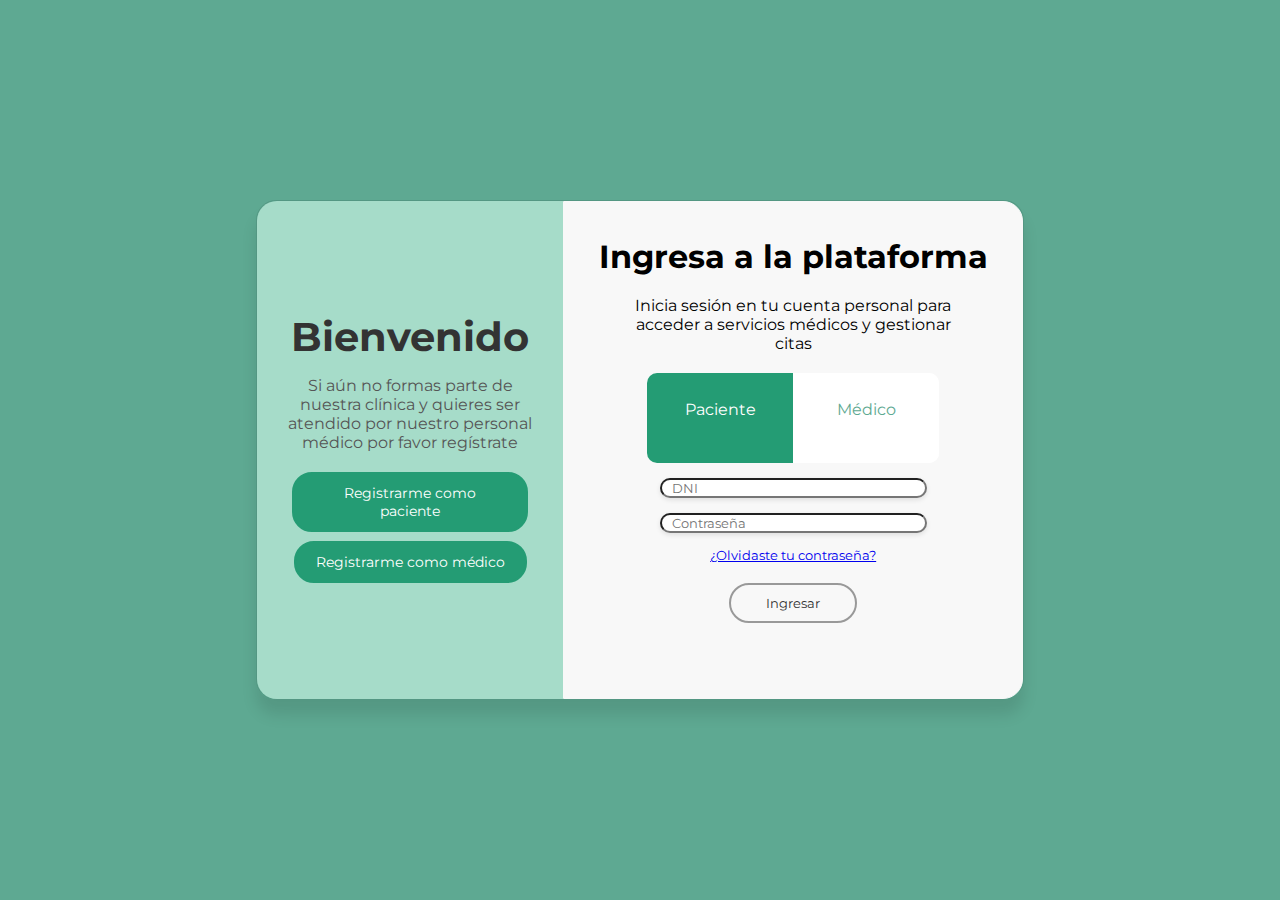
<file: index.html>
<!DOCTYPE html>
<html lang="es">

<head>
    <meta charset="UTF-8">
    <meta name="viewport" content="width=device-width, initial-scale=1.0">
    <title>Login | Clínica del código</title>
    <link rel="stylesheet" href="./css/login.css">
    
    <!--Fonts-->
    <link rel="preconnect" href="https://fonts.googleapis.com">
    <link rel="preconnect" href="https://fonts.gstatic.com" crossorigin>
    <link href="https://fonts.googleapis.com/css2?family=Montserrat:wght@300;400;500;600;700&display=swap"
        rel="stylesheet">
</head>

<body>
    <div class="contenedor-infoyform">
        <div class="informacion">
            <div class="info-hijos">
                <h2>Bienvenido</h2>
                <p>Si aún no formas parte de nuestra clínica y quieres ser atendido por nuestro personal médico por
                    favor regístrate</p>
                <div class="botones">
                    <a href="./pages/signin.html?boton=registro_pacientes" id="registrarme_btn">Registrarme como paciente</a>
                    <a href="./pages/signin.html?boton=registro_medicos" id="registrarme_btn">Registrarme como médico</a>
                </div>
            </div>
        </div>
        <div class="informacion-form">
            <div class="info-form-hijos">
                <div class="info-form-title">
                    <h2 id="ingresa">Ingresa a la plataforma</h2>
                    <p class="parrafosMostrar" id="parrafoPaciente">Inicia sesión en tu cuenta personal para acceder a servicios médicos y gestionar citas</p>
                    <p class="parrafosMostrar" id="parrafoMedico">Ingresa a la plataforma con tus datos de personal de la clínica</p>
                </div>

                <form class="form" id="formulario">
                    <div class="perfil">

                        <input type="radio" id="paciente" name="perfil" value="Paciente" onclick="mostrarParrafo('parrafoPaciente')" checked>
                        <label for="paciente">Paciente</label>

                        <input type="radio" id="medico" name="perfil" value="Medico" onclick="mostrarParrafo('parrafoMedico')">
                        <label for="medico">Médico</label>

                    </div>

                    <label>
                        <input id="usuario" type="text" placeholder="DNI">
                  </label>
                    <label>
                        <input id="contra" type="password" placeholder="Contraseña">
                    </label>

                    <a href="./pages/recupContra.html" id="recupContra"><span>¿Olvidaste tu contraseña?</span></a>

                    <input type="submit" id="ingresar_btn" value="Ingresar">

                </form>
                <span class="error" id="errorLogIn">Usuario o contraseña incorrecto</span>
                <span class="error" id="errorDNI">Ingrese un DNI válido</span>
                <span class="error" id="errorMat">Ingrese una matrícula válida</span>
            </div>


        </div>
    </div>

    <script src="../registro-ingresoJS/controladoresVistas/login.js"></script>
    <script src="../registro-ingresoJS/controladoresPrincipal/ingreso.js" type="module"></script>
</body>

</html>
</file>
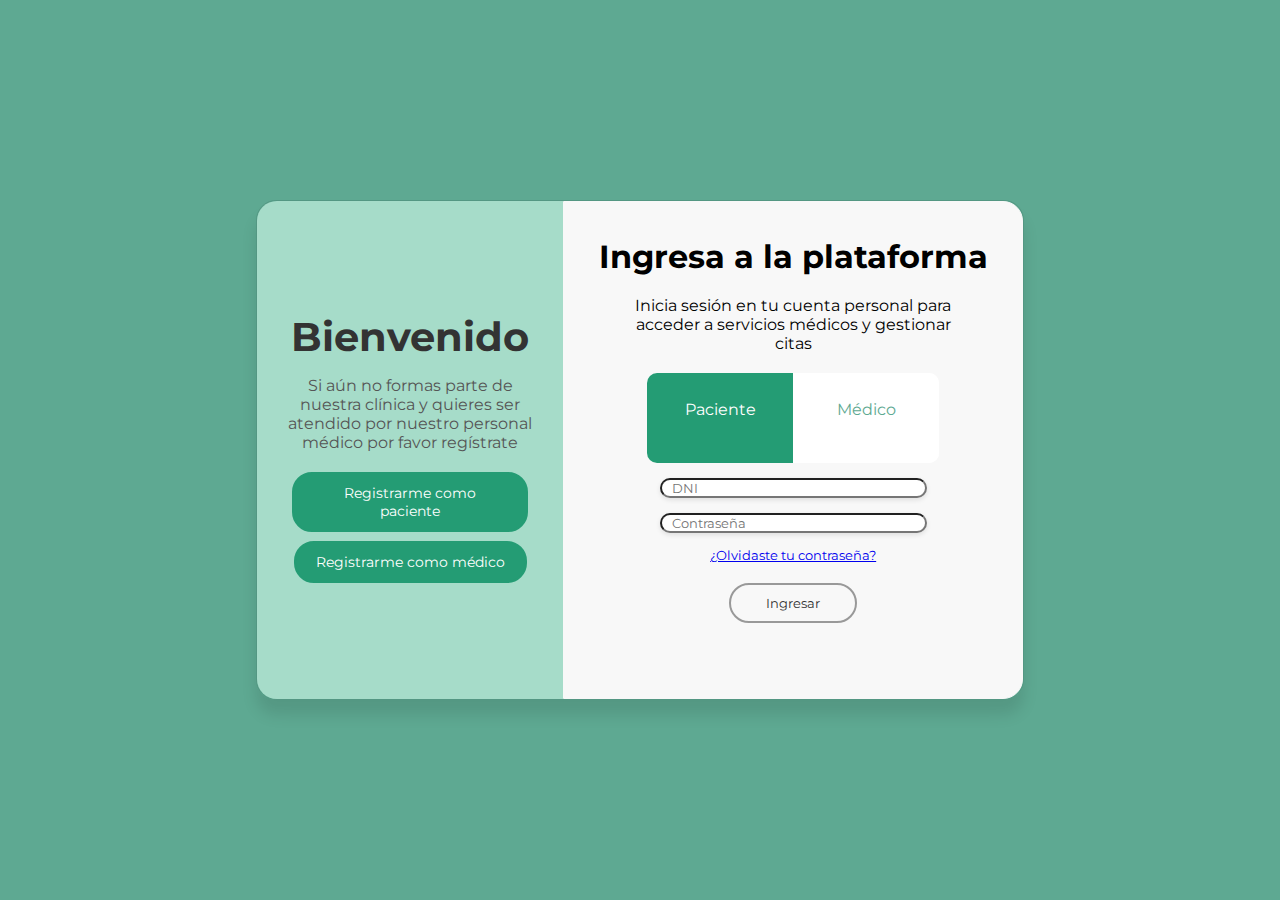
<file: login.html>
<!DOCTYPE html>
<html lang="es">

<head>
    <meta charset="UTF-8">
    <meta name="viewport" content="width=device-width, initial-scale=1.0">
    <title>Login | Clínica del código</title>
    <link rel="stylesheet" href="../css/login.css">
    
    <!--Fonts-->
    <link rel="preconnect" href="https://fonts.googleapis.com">
    <link rel="preconnect" href="https://fonts.gstatic.com" crossorigin>
    <link href="https://fonts.googleapis.com/css2?family=Montserrat:wght@300;400;500;600;700&display=swap"
        rel="stylesheet">
</head>

<body>
    <div class="contenedor-infoyform">
        <div class="informacion">
            <div class="info-hijos">
                <h2>Bienvenido</h2>
                <p>Si aún no formas parte de nuestra clínica y quieres ser atendido por nuestro personal médico por
                    favor regístrate</p>
                <div class="botones">
                    <a href="./pages/signin.html?boton=registro_pacientes" id="registrarme_btn">Registrarme como paciente</a>
                    <a href="./pages/signin.html?boton=registro_medicos" id="registrarme_btn">Registrarme como médico</a>
                </div>
            </div>
        </div>
        <div class="informacion-form">
            <div class="info-form-hijos">
                <div class="info-form-title">
                    <h2 id="ingresa">Ingresa a la plataforma</h2>
                    <p class="parrafosMostrar" id="parrafoPaciente">Inicia sesión en tu cuenta personal para acceder a servicios médicos y gestionar citas</p>
                    <p class="parrafosMostrar" id="parrafoMedico">Ingresa a la plataforma con tus datos de personal de la clínica</p>
                </div>

                <form class="form" id="formulario">
                    <div class="perfil">

                        <input type="radio" id="paciente" name="perfil" value="Paciente" onclick="mostrarParrafo('parrafoPaciente')" checked>
                        <label for="paciente">Paciente</label>

                        <input type="radio" id="medico" name="perfil" value="Medico" onclick="mostrarParrafo('parrafoMedico')">
                        <label for="medico">Médico</label>

                    </div>

                    <label>
                        <input id="usuario" type="text" placeholder="DNI">
                  </label>
                    <label>
                        <input id="contra" type="password" placeholder="Contraseña">
                    </label>

                    <a href="./pages/recupContra.html" id="recupContra"><span>¿Olvidaste tu contraseña?</span></a>

                    <input type="submit" id="ingresar_btn" value="Ingresar">

                </form>
                <span class="error" id="errorLogIn">Usuario o contraseña incorrecto</span>
                <span class="error" id="errorDNI">Ingrese un DNI válido</span>
                <span class="error" id="errorMat">Ingrese una matrícula válida</span>
            </div>


        </div>
    </div>

    <script src="../registro-ingresoJS/controladoresVistas/login.js"></script>
    <script src="../registro-ingresoJS/controladoresPrincipal/ingreso.js" type="module"></script>
</body>

</html>
</file>
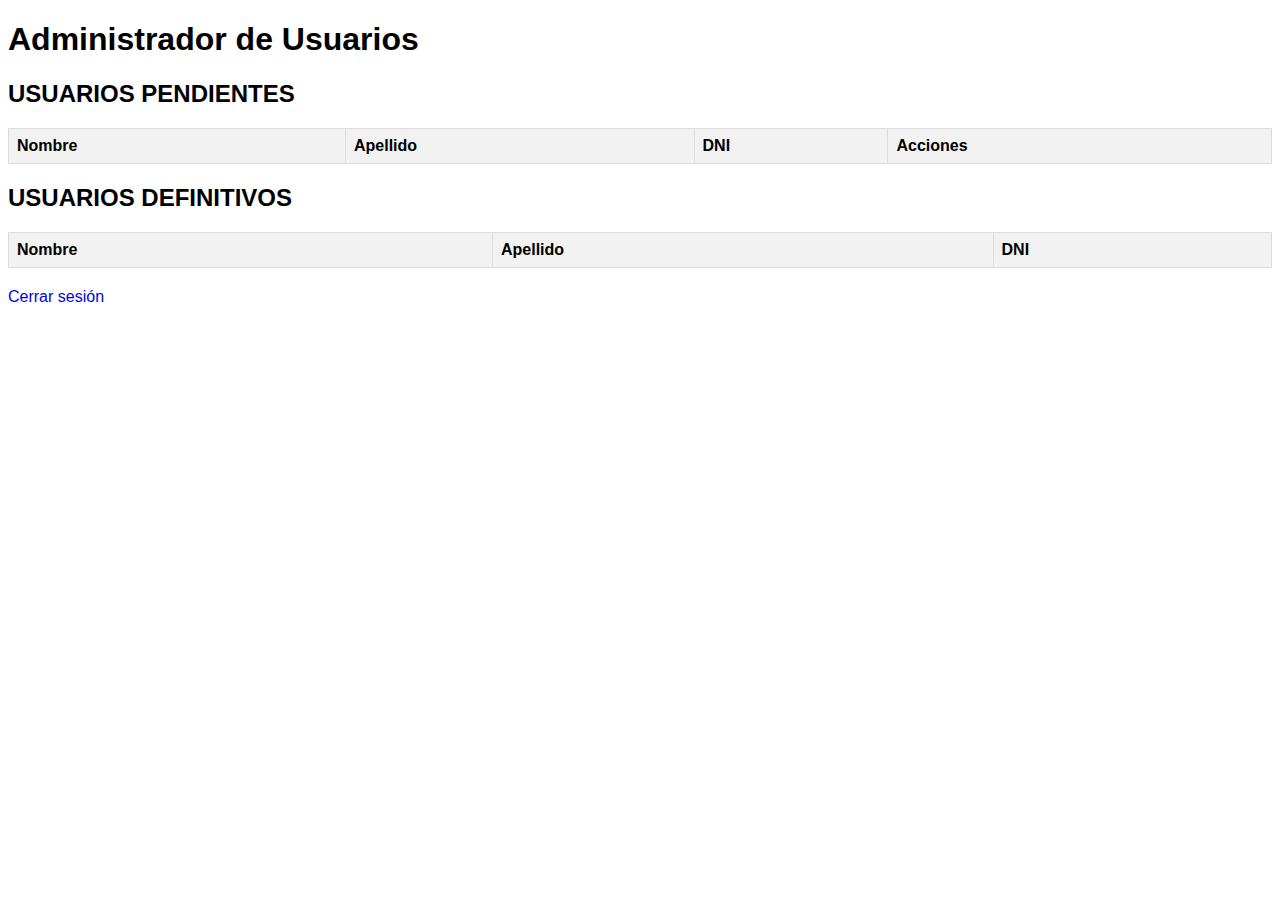
<file: pages/administrador.html>
<!DOCTYPE html>
<html lang="es">

<head>
    <meta charset="UTF-8" />
    <meta name="viewport" content="width=device-width, initial-scale=1.0" />
    <title>Administrador | Clinic Solutions</title>
    <link rel="stylesheet" href="../css/administrador.css" />
</head>

<body>
    <h1>Administrador de Usuarios</h1>
    <h2>USUARIOS PENDIENTES</h2>
    <table id="tablaUsuariosPendientes">
        <thead>
            <tr>
                <th>Nombre</th>
                <th>Apellido</th>
                <th>DNI</th>
                <th>Acciones</th>
            </tr>
        </thead>
        <tbody>
            <!-- Aquí se llenarán dinámicamente los datos de los usuarios pendientes -->
        </tbody>
    </table>

    <h2>USUARIOS DEFINITIVOS</h2>
    <table id="tablaUsuariosDefinitivos">
        <thead>
            <tr>
                <th>Nombre</th>
                <th>Apellido</th>
                <th>DNI</th>
            </tr>
        </thead>
        <tbody>
            <!-- Aquí se llenarán dinámicamente los datos de los usuarios definitivos -->
        </tbody>
    </table>
    <a href="../index.html" style="text-decoration: none;">Cerrar sesión</a>

    <script src="../registro-ingresoJS/controladoresPrincipal/administrador.js"></script>
</body>

</html>
</file>
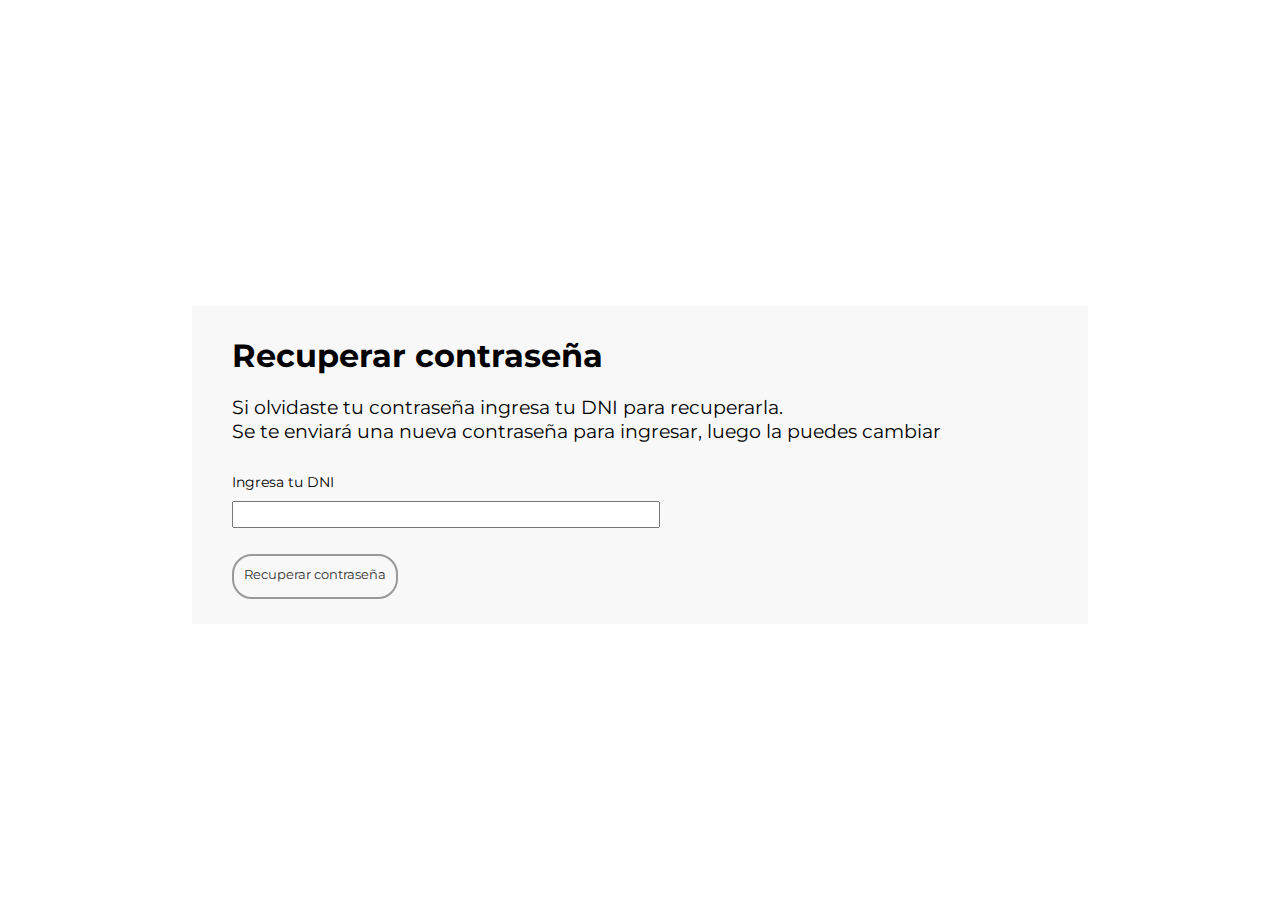
<file: pages/recupContra.html>
<!DOCTYPE html>
<html lang="es">
<head>
    <meta charset="UTF-8">
    <meta name="viewport" content="width=device-width, initial-scale=1.0">
    <title>Recuperar contraseña | Clínica del Código</title>
    <link rel="stylesheet" href="../css/recupContra.css">

    <!--Fonts-->
    <link rel="preconnect" href="https://fonts.googleapis.com">
    <link rel="preconnect" href="https://fonts.gstatic.com" crossorigin>
    <link href="https://fonts.googleapis.com/css2?family=Montserrat:wght@300;400;500;600;700&display=swap" rel="stylesheet">
</head>
<body>
    <div class="contenedor">
        <h2 class="title">Recuperar contraseña</h2>
        <div class="contenedorForm" id="contForm">
            <div class="parrafo">
                <p>Si olvidaste tu contraseña ingresa tu DNI para recuperarla.
                    <br>
                Se te enviará una nueva contraseña para ingresar, luego la puedes cambiar</p>
            </div>
            <div class="datos">
                <form class="formRecuperacion" id="formRec">
                    <label for="datoUsuario">Ingresa tu DNI</label>
                    <input id="datoUsuario" type="text">
    
                    <input id="recuperar_btn" type="submit" value="Recuperar contraseña">
                    <span class="error" id="errorDNI">No existe una cuenta con el DNI ingresado</span>
                </form>
            </div>
        </div>

        <div class="contenedorMensaje" id="contMensaje">
            <div class="mensajeRecuperacion">
                <p>Hemos enviado un mail al correo asociado a tu cuenta. No olvides revisar tu correo no deseado.</p>
                <br>
                <p>Tienes 30 minutos para recuperar tu cuenta, pasado ese tiempo el mail será inválido y deberás reiniciar el proceso de recuperación</p>

            </div>
            <a href="../index.html" id="volver_btn" type="submit">Volver a Ingresar</a>
        </div>
    </div>

    <script src="../registro-ingresoJS/controladoresVistas/recupContra.js" type="module"></script>
</body>
</html>
</file>
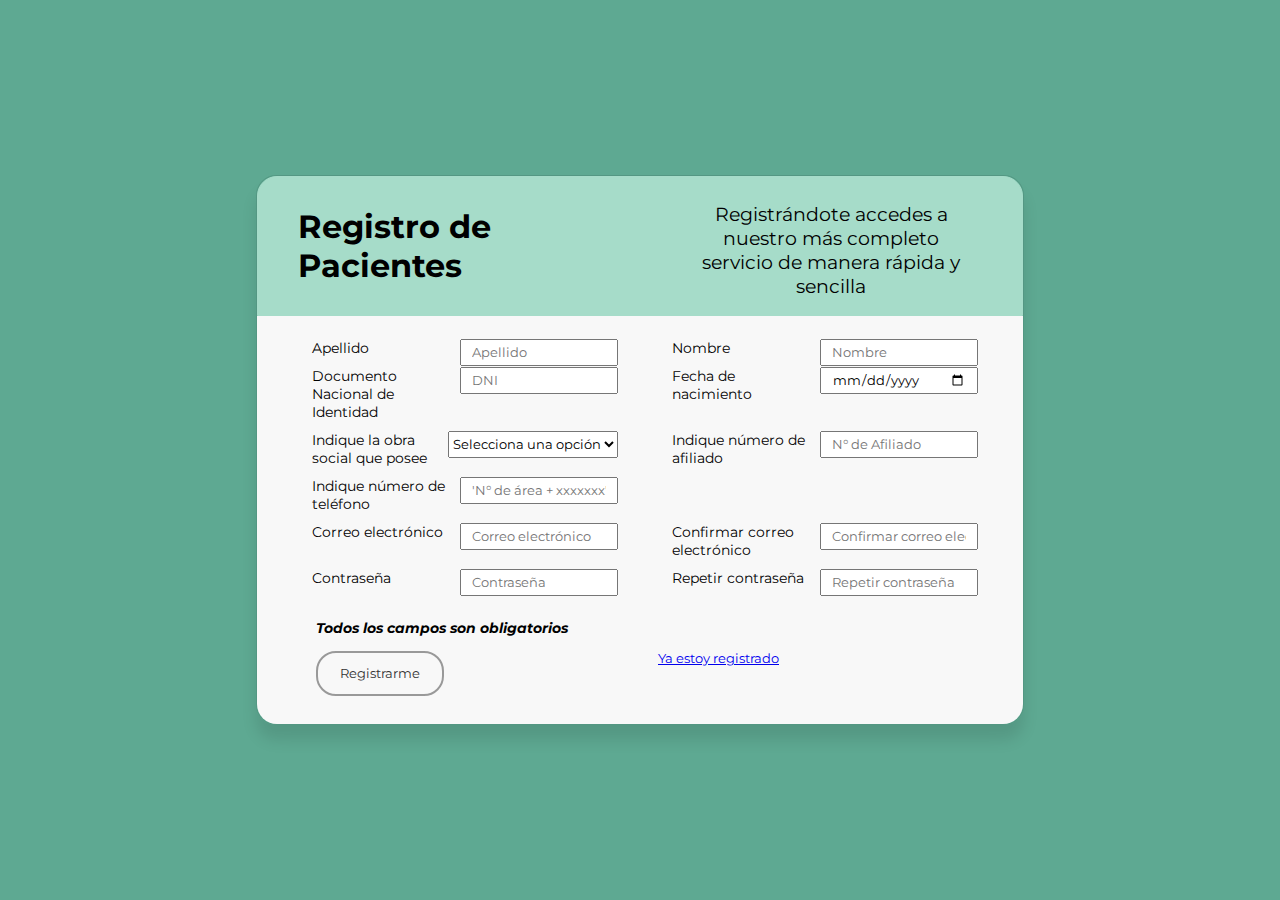
<file: pages/signin.html>
<!DOCTYPE html>
<html lang="es">

<head>
    <meta charset="UTF-8">
    <meta name="viewport" content="width=device-width, initial-scale=1.0">
    <title>Sign in | Clínica del código</title>
    <link rel="stylesheet" href="../css/signin.css">
    
    <!--Fonts-->
    <link rel="preconnect" href="https://fonts.googleapis.com">
    <link rel="preconnect" href="https://fonts.gstatic.com" crossorigin>
    <link href="https://fonts.googleapis.com/css2?family=Montserrat:wght@300;400;500;600;700&display=swap"
        rel="stylesheet">
</head>

<body>
    <div class="contenedor">
        <div class="title" id="titlePac">
            <h2 class="subtitle" id="subtitlePac">Registro de Pacientes</h2>
            <p>Registrándote accedes a nuestro más completo servicio de manera rápida y sencilla</p>
        </div>

        <div class="title" id="titleMed">
            <h2 class="subtitle" id="subtitleMed">Registro del Personal Médico</h2>
            <p>Para brindar tus servicios a quienes lo necesitan de forma ordenada y rápida</p>
        </div>

        <div class="parte2">
            <form class="formPacientes" id="formPac" onsubmit="return validarFormulario('paciente')">
                <div class="datos">
                    <div class="dato">
                        <label for="apellido">Apellido</label>
                        <input id="apellido" type="text" placeholder="Apellido">

                    </div>
                    <div class="dato">
                        <label for="nombre">Nombre</label>
                        <input id="nombre" type="text" placeholder="Nombre" required>
                    </div>
                    <div class="dato">
                        <label for="dni">Documento Nacional de Identidad</label>
                        <input id="dni" type="number" placeholder="DNI" required>
                    </div>
                    <div class="dato">
                        <label for="fechaNac">Fecha de nacimiento</label>
                        <input id="fechaNac" type="date" required>
                    </div>
                    <div class="dato">
                        <label for="obraSocial">Indique la obra social que posee</label>
                        <select name="obrasSociales" id="obraSocial" required>
                            <option value="defecto">Selecciona una opción</option>
                            <option value="No">No poseo obra social</option>
                            <option value="os1">Obra social 1</option>
                            <option value="os2">Obra social 2</option>
                            <option value="os3">Obra social 3</option>
                        </select>
                    </div>
                    <div class="dato">
                        <label for="numAfil">Indique número de afiliado</label>
                        <input id="numAfil" type="text" placeholder="N° de Afiliado" required>
                    </div>
                    <div class="dato">
                        <label for="contacto">Indique número de teléfono</label>
                        <input id="contacto" type="tel" placeholder="'N° de área + xxxxxxx'" required>
                    </div>
                </div>
                <div class="datos2">
                    <div class="dato">
                        <label for="correo1">Correo electrónico</label>
                        <input id="correo1" type="email" placeholder="Correo electrónico" required>
                    </div>
                    <div class="dato">
                        <label for="correo2">Confirmar correo electrónico</label>
                        <input id="correo2" type="email" placeholder="Confirmar correo electrónico" required>
                    </div>
                    <div class="dato">
                        <label for="contra1">Contraseña</label>
                        <input id="contra1" type="password" placeholder="Contraseña" required>
                    </div>
                    <div class="dato">
                        <label for="contra2">Repetir contraseña</label>
                        <input id="contra2" type="password" placeholder="Repetir contraseña" required>
                    </div>
                </div>

                <p id="obligatorio">Todos los campos son obligatorios</p>

                <div class="botones">
                    <div class="primer_btn">
                        <input type="submit" id="registrar_btn" value="Registrarme">
                    </div>
                    <div class="segundo_btn">
                        <a href="../index.html"><span>Ya estoy registrado</span></a>
                    </div>
                    <!-- <div class="tercer_btn">
                        <a href="#" id="registroPersonal" onclick="mostrarForm('formMed')"><span>Registro del personal</span></a>
                    </div> -->
                </div>

            </form>

            <form class="formMedicos" id="formMed" onsubmit="return validarFormulario('medico')">
                <div class="datos">
                    <div class="dato">
                        <label for="apellidoM">Apellido</label>
                        <input id="apellidoM" type="text" placeholder="Apellido">

                    </div>
                    <div class="dato">
                        <label for="nombreM">Nombre</label>
                        <input id="nombreM" type="text" placeholder="Nombre">
                    </div>
                    <div class="dato">
                        <label for="dniM">Documento Nacional de Identidad</label>
                        <input id="dniM" type="number" placeholder="DNI">
                    </div>
                    <div class="dato">
                        <label for="fechaNacM">Fecha de nacimiento</label>
                        <input id="fechaNacM" type="date">
                    </div>
                    <div class="dato">
                        <label for="matriculaM">Indique matrícula profesional</label>
                        <input id="matriculaM" type="text" placeholder="N° de Matrícula">
                    </div>
                    <div class="dato">
                        <label for="contactoM">Indique número de teléfono</label>
                        <input id="contactoM" type="tel" placeholder="'N° de área + xxxxxxx'">
                    </div>


                    <div class="dato">
                        <label for="correo1M">Correo electrónico</label>
                        <input id="correo1M" type="email" placeholder="Correo electrónico">
                    </div>
                    <div class="dato">
                        <label for="correo2M">Confirmar correo electrónico</label>
                        <input id="correo2M" type="email" placeholder="Confirmar correo electrónico">
                    </div>
                    <div class="dato">
                        <label for="contra1M">Contraseña</label>
                        <input id="contra1M" type="password" placeholder="Contraseña">
                    </div>
                    <div class="dato">
                        <label for="contra2M">Repetir contraseña</label>
                        <input id="contra2M" type="password" placeholder="Repetir contraseña">
                    </div>
                </div>

                <p id="obligatorio">Todos los campos son obligatorios</p>

                <div class="botones">
                    <div class="primer_btn">
                        <input type="submit" id="registrarM_btn" value="Registrarme">
                    </div>
                    <div class="segundo_btn">
                        <a href="../index.html"><span>Ya estoy registrado</span></a>
                    </div>
                </div>

            </form>

        </div>
    </div>

    <script src="../registro-ingresoJS/controladoresVistas/signin.js"></script>
    <script src="../registro-ingresoJS/controladoresPrincipal/registro.js" type="module"></script>
</body>

</html>
</file>
<file: css/login.css>
* {
    padding: 0;
    margin: 0;
    box-sizing: border-box;
    font-family: 'Montserrat', sans-serif;
}

body {
    display: flex;
    align-items: center;
    justify-content: center;
    height: 100vh;
    background-color: #5ea992;
}

/* Paleta de colores elegida
.color1 { #2c9c76 };
.color2 { #a6dcc9 };
.color3 { #249c74 };
.color4 { #5ea992 };
.color5 { #96c7b8 };
******Agrego color nuevo a la paleta: #999;
*/


/*General contenedor Registrarse*/
.contenedor-infoyform {
    display: flex;
    border-radius: 20px;
    box-shadow: 0 15px 15px rgba(0, 0, 0, .1);
    height: 500px;
    width: 60%;
    margin: 10px;
    border: solid thin rgba(0, 0, 0, .1);

    transition: all is ease;
}

/***********Lado izquierdo********************/
/*General Registrarse*/
.informacion {
    width: 40%;
    display: flex;
    align-items: center;
    text-align: center;
    background-color: #a6dcc9;
    border-top-left-radius: 20px;
    border-bottom-left-radius: 20px;
}

.info-hijos {
    width: 100%;
    padding: 0 30px;

    display: flex;
    flex-direction: column;
    justify-content: center;
    align-content: center;
}

.info-hijos h2 {
    font-size: 2.5rem;
    color: #333;
}

.info-hijos p {
    margin: 15px 0;
    color: #555;
}

.botones {
    display: flex;
    flex-direction: column;
    justify-content: center;
    align-items: center;
    width: 100%;
}

#registrarme_btn {
    font-size: 0.9rem;
    text-decoration: none;
    margin: 2%;
    padding-top: 1%;
    padding-bottom: 1%;
    width: fit-content;
    align-items: center;

    background-color: #249c74;
    outline: none;
    border: solid 2px #249c74;
    border-radius: 20px;
    padding: 10px 20px;
    color: white;
    cursor: pointer;
    transition: background-color .3 ease;
}

#ingresar_btn {
    background-color: transparent;
    outline: none;
    border: solid 2px #999;
    border-radius: 20px;
    padding: 10px 20px;
    color: #333;
    cursor: pointer;
    transition: background-color .3 ease;
}

/*Efecto Hover Botón Registrarse e Ingresar*/
#registrarme_btn:hover {
    background-color: white;
    border: none;
    color: #5ea992;
    box-shadow: 0 2px 5px rgba(0, 0, 0, .1);
}

#ingresar_btn:hover {
    background-color: #999;
    border: none;
    color: #fff;
    box-shadow: 0 2px 5px rgba(0, 0, 0, .1);
}

/***********Lado derecho********************/
.informacion-form {
    display: flex;
    align-items: center;
    justify-content: center;
    border: solid thin #f8f8f8;
    width: 60%;
    text-align: center;
    background-color: #f8f8f8;
    border-top-right-radius: 20px;
    border-bottom-right-radius: 20px;
}

.info-form-title {
    display: flex;
    flex-direction: column;
    justify-content: center;
    align-items: center;
}

#ingresa {
    padding: 0 0 20px 0;
    font-size: 2rem;
}

.parrafosMostrar {
    width: 70%;
}

#parrafoMedico {
    display: none;
}

.form {
    display: flex;
    flex-direction: column;
    align-items: center;
    justify-content: center;

    padding: 20px;
    margin: 0;
}

/*Input Usuario y Contraseña*/
.form label {
    margin-bottom: 15px;
}

.form label,
.form input {
    width: 80%;
}

label>input[id="usuario"],
label>input[id="contra"] {
    padding: 0 10px;
    border-radius: 20px;
    box-shadow: 0 2px 5px rgba(0, 0, 0, .1);
}

label input[id="usuario"],
label input[id="contra"] {
    padding: 0 10px;
    border-radius: 20px;
    box-shadow: 0 2px 5px rgba(0, 0, 0, .1);
}

/*Botones opción Paciente o Médico*/
.perfil {
    background-color: white;
    height: 10vh;
    width: 70%;
    margin-bottom: 15px;
    border-radius: 10px;

    display: flex;
    flex-direction: row;
    justify-content: center;
    align-content: center;

    overflow: hidden;
}

input[type="radio"] {
    display: none;
}

label[for="paciente"],
label[for="medico"] {
    /* display: block; */
    padding-top: 3vh;
    height: 180px;
    width: 50%;
    background: linear-gradient(to bottom,
            white 0, white 90px,
            #249c74 90px, #249c74 180px);

    color: #5ea992;
    transition: 0.5s;
}

input:checked+label {
    cursor: pointer;
    background-position: 0 -90px;
    color: white;
    transition: 0.7s;
}

label[for="paciente"]:hover,
label[for="medico"]:hover {
    cursor: pointer;
}


/*Botón recuperar contraseña*/
#recupContra {
    font-size: 0.8rem;
}

/*Botón ingresar*/
#ingresar_btn {
    width: 10vw;
    margin: 20px 20px;
    min-width: fit-content;
}

/*Error*/
.error {
    display: none;
    color: red;
    font-size: 0.8rem;
}

/*********************RESPONSIVE******************/
@media only screen and (max-width: 768px) {
    body {
        display: flex;
        flex-direction: column;
        height: min-content;
    }

    h2{
        font-size: small;
    }
    .contenedor-infoyform {
        display: flex;
        flex-direction: column;
        height: fit-content;
    }

    .informacion {
        width: 100%;
        display: flex;
        align-items: center;
        text-align: center;
        border-top-left-radius: 20px;
        border-top-right-radius: 20px;
        border-bottom-left-radius: 0px;
        border-bottom-right-radius: 0px;
    }


    .informacion-form {
        display: flex;
        align-items: center;
        justify-content: center;
        width: 100%;
        text-align: center;
        border-bottom-left-radius: 20px;
        border-bottom-right-radius: 20px;
        border-top-left-radius: 0px;
        border-top-right-radius: 0px;
        padding-top: 5%;
    }

    #ingresar_btn{
        min-width: fit-content;
        height: min-content;
    }

    #medico,#paciente{
        min-width: min-content;
        height: min-content;
    }

    .botones{
        padding-bottom: 5%;
    }
}
</file>
<file: css/administrador.css>
body {
    font-family: Arial, sans-serif;
}

table {
    width: 100%;
    border-collapse: collapse;
    margin-bottom: 20px;
}

th, td {
    border: 1px solid #ddd;
    padding: 8px;
    text-align: left;
}

th {
    background-color: #f2f2f2;
}

button {
    cursor: pointer;
}
</file>
<file: css/recupContra.css>
* {
    padding: 0;
    margin: 0;
    box-sizing: border-box;
    font-family: 'Montserrat', sans-serif;
}

body {
    display: flex;
    align-items: center;
    justify-content: center;
    height: 100vh;
    background-color: white;
}

/* Paleta de colores elegida
.color1 { #2c9c76 };
.color2 { #a6dcc9 };
.color3 { #249c74 };
.color4 { #5ea992 };
.color5 { #96c7b8 };
******Agrego color nuevo a la paleta: #999;
******Agrego color nuevo a la paleta: #f8f8f8;
*/

.contenedor {
    width: 70%;
    height: max-content;
    margin: 0;

    transition: all is ease;

    display: flex;
    flex-direction: column;
}

.title {
    font-size: 2rem;
    background-color: #f8f8f8;
    padding-left: 40px;
    padding-top: 30px;
    margin-top: 30px;
    padding-right: 10%;
}

#contForm{
    /* display: none; */
    background-color: #f8f8f8;
}

/*1era parte*/
.parrafo{
    background-color: #f8f8f8;
    height: 20%;

    display: flex;
    flex-direction: column;
 
    padding-left: 40px;
    padding-top: 20px;
    padding-bottom: 30px;
}

.parrafo >p{
    /* padding: 2% 8% 2% 0; */
    font-size: 1.2rem;
    text-align: start;
    margin-right: 10%;
}

/*2da parte*/

/**************************Recuperar contraseña****************************/

.formRecuperacion{
    /* background-color: #f8f8f8; */
    display: flex;
    flex-direction: column;

    width: 100%;
    padding-left: 40px;
}

/*Inputs Datos del nuevo usuario*/
.datos{
    display: flex;
    flex-wrap: wrap;
    justify-content: start;
}

.datoUsuario{
    display: flex;
    flex-direction: row;
    justify-content: center;

    width: 50%;
    padding-right: 3%;
    padding-left: 3%;
}

.formRecuperacion label {
    font-size: 0.9rem;
    padding-bottom: 10px;
}

.formRecuperacion input, .boton{
    height: 3vh;
    padding: 10px;
}

.formRecuperacion label,
#datoUsuario{
    width: 50%;
    margin-right: 5%;
}


/*Botón recuperar y volver*/
#recuperar_btn, #volver_btn{
    background-color: transparent;
    border: solid 2px #999;
    border-radius: 20px;
    
    width:fit-content;
    height: 5vh;
    margin-top: 3%;
    padding-top: 0.5%;
    padding-bottom: 1%;
    margin-bottom: 3%;
    
    color: #333;
    text-align: center;
    cursor: pointer;
    transition: background-color .3 ease;   
}

/*Efecto Hover Botón Recuperar y Volver*/
#recuperar_btn:hover,
#volver_btn:hover{
    background-color: #999;
    border: none;
    color: #fff;
    box-shadow: 0 2px 5px rgba(0, 0, 0, .1);
    width: fit-content;
    height: 5vh;
    padding-top: 0.5%;
    padding-bottom: 1%;
}

/***********************Luego de hacer click en Recuperar contraseña*********************/
#contMensaje{
    display: none;
    padding-bottom: 30px;
    background-color: #f8f8f8;
}
.mensajeRecuperacion{
    padding-top: 0;
    padding-left: 5%;
    padding-bottom: 30px;
    margin: 5% 0 2% 0;
    
    width: 80%;

    font-size: 0.9rem;
    font-weight: bold;
    font-style: italic;
   
}

#volver_btn{
    margin-left: 40%;
    font-size: 0.9rem;
    padding: 1%;
    text-decoration: none;
}

/*************************ERROR***************************/
.error{
    display: none;
    color: red;
    font-size: 0.8rem;
}

/**************RESPONSIVE****************/
@media only screen and (max-width: 768px) {
    .contenedor {
        width: 90%;
    }

    .title {
        font-size: 1.5rem;
    }

    .parrafo > p {
        font-size: 1rem;
        margin-right: 10%;
    }

    .formRecuperacion label,
    #datoUsuario {
        width: 100%;
    }


    #datoUsuario {
        width: 70%;
        margin-right: 0px;
        margin-left: 0px;
    }

    #recuperar_btn{
        width: 70%;
        margin-top: 5%;
        margin-right: 0px;
        margin-left: 0;
    }

    .mensajeRecuperacion{
        padding-top: 0;
        padding-left: 7%;
        padding-bottom: 30px;
        margin: 5% 0 2% 0;       
    }

    #volver_btn {
        width: 70%;
        margin-top: 5%;
        margin-right: 0px;
        margin-left: 10%;
    }

}

@media only screen and (max-width: 480px) {
    .contenedor {
        width: 100%;
        
    }

    .title {
        font-size: 1.2rem;
        padding-right: 10%;
      
    }

    .parrafo > p {
        font-size: 0.9rem;
        margin-right: 5%;
    }

    #datoUsuario {
        width: 80%;
        padding-right: 1px;
        padding-left: 1px;
    }

    #formRec{
        display: flex;
        justify-content: center;
        align-items: start;
    }

    #recuperar_btn{
        width: 80%; 
        min-width: min-content;
        height: min-content;
        margin-top: 5%;
        margin-right: 0;
        margin-left: 0;
        padding-left: 0;
    }

    #volver_btn {
        width: 80%; 
        min-width: min-content;
        height: min-content;
        margin-top: 5%;
        margin-right: 0;
        margin-left: 40px;
        padding-left: 0;
    }

    
    .mensajeRecuperacion{
        padding-top: 0;
        padding-left: 5%;
        padding-bottom: 30px;
        margin: 5% 0 2% 8%;       
    }
}
</file>
<file: css/signin.css>
* {
    padding: 0;
    margin: 0;
    box-sizing: border-box;
    font-family: 'Montserrat', sans-serif;
}

body {
    display: flex;
    align-items: center;
    justify-content: center;
    height: 100vh;
    background-color: #5ea992;
}

/* Paleta de colores elegida
.color1 { #2c9c76 };
.color2 { #a6dcc9 };
.color3 { #249c74 };
.color4 { #5ea992 };
.color5 { #96c7b8 };
******Agrego color nuevo a la paleta: #999;
******Agrego color nuevo a la paleta: #f8f8f8;
*/

.contenedor {
    height: 550px;
    width: 60%;

    margin: 10px;
    border-radius: 20px;
    border: solid thin rgba(0, 0, 0, .1);
    box-shadow: 0 15px 15px rgba(0, 0, 0, .1);

    transition: all is ease;

    display: flex;
    flex-direction: column;
}

/*1era parte*/
.title{
    background-color: #a6dcc9;
    border-top-left-radius: 20px;
    border-top-right-radius: 20px;
    border: solid thin #a6dcc9;
    height: fit-content;

    display: flex;
    flex-direction: row;
    justify-content: center;
    align-items: center;
}

.subtitle {
    padding: 30px 20px 30px 40px;
    font-size: 2rem;

    width: 50%;
    display: flex;

}

.title >p{
    padding: 3% 8% 2% 8%;
    font-size: 1.2rem;

    text-align: center;
    display: flex;
    width: 50%;
}

/*2da parte*/
.parte2{
    background-color: #f8f8f8;
    height: 80%;

    border-bottom-left-radius: 20px;
    border-bottom-right-radius: 20px;
}

/**************************Pacientes****************************/
/* .formPacientes{
    display: none;
} */

.formPacientes, .formMedicos {
    background-color: #f8f8f8;
    border-bottom-left-radius: 20px;
    border-bottom-right-radius: 20px;

    padding: 3%;
}

/*Inputs Datos del nuevo usuario*/
.datos, .datos2{
    display: flex;
    flex-wrap: wrap;
    justify-content: start;
}

.dato{
    display: flex;
    flex-direction: row;
    justify-content: center;

    width: 50%;
    padding-right: 3%;
    padding-left: 3%;
}

.formPacientes label, .formMedicos label {
    font-size: 0.9rem;
    padding: 0 10px 10px 10px;
}

.formPacientes label,
.formPacientes input,
.formMedicos label,
.formMedicos input{
    width: 50%;
}

.formPacientes input,
.formMedicos input{
    height: 3vh;
    padding: 10px;
}

#obraSocial{
    height: 3vh;
}
/*Parrafo aclaración*/
.formPacientes>p,
.formMedicos>p{
    padding-top: 3%;
    padding-left: 5%;
    font-size: 0.9rem;
    font-weight: bold;
    font-style: italic;
}

/*Botones*/
.botones{
    margin-top: 2%;
    padding-left: 5%;

    display: flex;
    flex-direction: row;
}

.botones>div{
    width: 50%;
}

/*Botón registrarse*/
#registrar_btn, 
#registrarM_btn{
    background-color: transparent;
    border: solid 2px #999;
    border-radius: 20px;

    min-width: fit-content;
    width: 10vw;
    height: 5vh;
    padding-top: 1%;
    padding-bottom: 1%;

    color: #333;
    text-align: center;
    cursor: pointer;
    transition: background-color .3 ease;   
}

/*Efecto Hover Botón Registrarse*/
#registrar_btn:hover,
#registrarM_btn:hover {
    background-color: #999;
    border: none;
    color: #fff;
    box-shadow: 0 2px 5px rgba(0, 0, 0, .1);
    width: 10vw;
}

/*Botones*/
.segundo_btn{
    font-size: 0.8rem;
}
/*Botón Registro del personal*/
.tercer_btn{
    display: flex;
    justify-content: flex-end;
}

#registroPersonal{
    padding-right: 10%;
}

#registroPersonal > span,
#volver > span{
    font-size: 0.8rem;
    width: 100%;
}

/**************************Médicos****************************/
.formMedicos{
    display: none;
}

#titleMed{
    display: none;
}

/*************************RESPONSIVE***********************/
@media only screen and (max-width: 768px) {
    .contenedor{
        height: fit-content;
        /* min-width: 300px; */
    }

    body{
        height: min-content;
    }

    #titlePac, #titleMed{
        display: flex;
        flex-direction: column;
        width: 100%;
    }

    #titlePac > p, #titlePac>h2,
    #titleMed > p, #titleMed>h2{
        width: 100%;
    }

    #titlePac > p , #titleMed > p{
        padding-bottom: 5%;
    }

    #titlePac>h2, #titleMed>h2{
        text-align: center;
        padding-bottom: 20px;
        /*margin-left: 10%; */
        justify-content: center;
    }

    .datos, .datos2{
        display: flex;
        flex-direction: column;
        width: 100%;
    }

    .dato{
        display: flex;
        flex-direction: row;
        width: 100%;
        padding: 1%;
    }

    #obligatorio{
        text-align: center;
        margin: 0;
        padding: 5% 0;
    }

    .botones{
        display: flex;
        flex-direction: column;
        text-align: center;
        justify-content: center;
        align-items: center;
        margin: 0;
        padding: 0;
    }
    .primer_btn, #registrarM_btn, .segundo_btn, #registrar_btn{
        display: flex;
        flex-direction: column;
        width: 100%;
        margin: 0;
        padding: 0;
    }

    #registrarM_btn, #registrar_btn{
        justify-content: center;
        align-content: center;
        align-items: center;
    }

    .botones>div{
        padding: 3%;
    }


}
</file>
